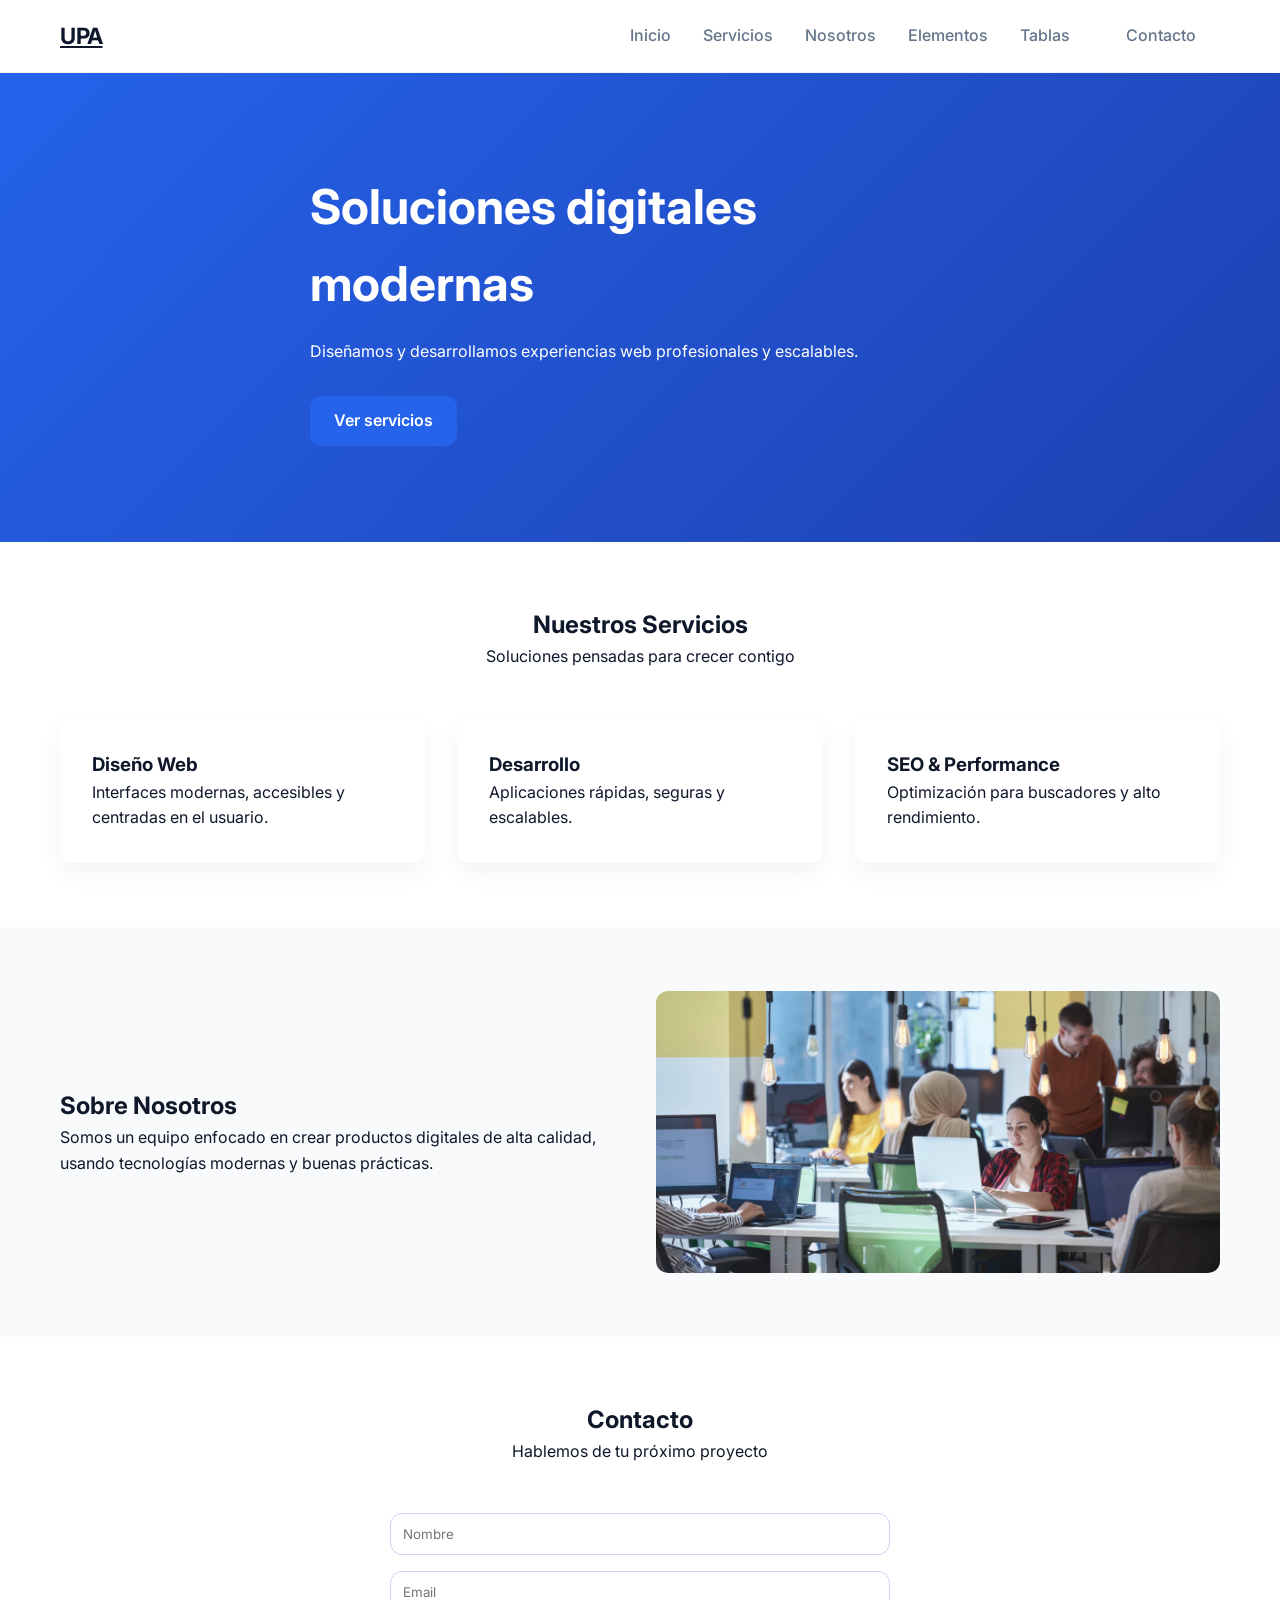
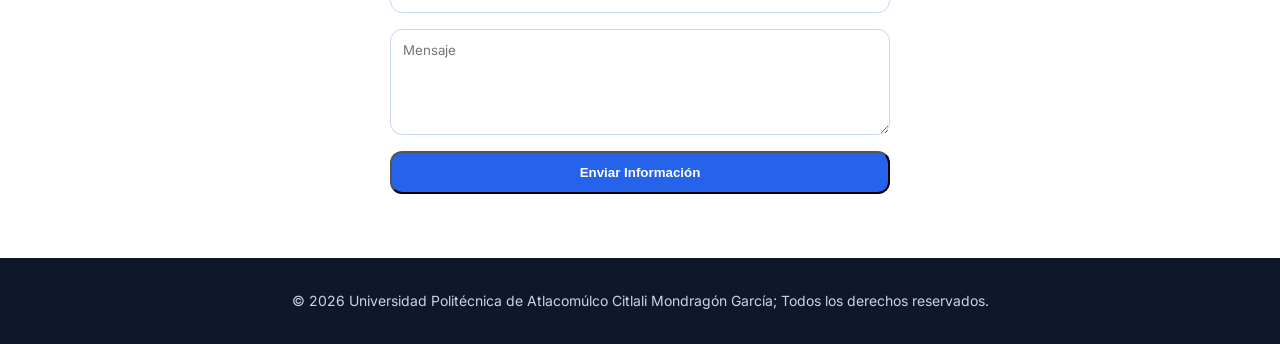
<file: Index.html>
<!DOCTYPE html>
<html lang="es">
    <head>
        <meta charset="UTF-8" />
        <meta name="viewport" content="width=device-width, initial-scale=1.0" />
        <title>Desarrollo Web - UPA ISC </title>
        <meta name="description" content="Programación Web - UPA I. S. C. " />
        <link rel="preconnect" href="https://fonts.googleapis.com">
        <link rel="preconnect" href="https://fonts.gstatic.com" crossorigin>
        <link href="https://fonts.googleapis.com/css2?family=Inter:wght@400;500;600;700&display=swap" rel="stylesheet">

        <link rel="stylesheet" href="css/main.css" />
    </head>
    <body>
        <header class="header">
            <nav class="nav container">
                <a href="Index.html" class="logo">UPA</a>
                <button class="nav-toggle" aria-label="Abrir menú">
                    <span></span>
                    <span></span>
                    <span></span>
                </button>
                <ul class="nav-menu">
                    <li><a href="#inicio">Inicio</a></li>
                    <li><a href="#servicios">Servicios</a></li>
                    <li><a href="#nosotros">Nosotros</a></li>
                    <li><a href="Practica/index.html">Elementos</a></li>
                    <li><a href="Practica/tablas.html">Tablas</a></li>
                    <li>
                        <a href="#contacto" class="btn btn-contact">Contacto</a>
                    </li>
                </ul>
            </nav>
        </header>
        <main>
             <section id="inicio" class="hero">
                <div class="container hero-content">
                    <h1>Soluciones digitales modernas</h1>
                    <p>Diseñamos y desarrollamos experiencias web profesionales y escalables.</p>
                    <a href="#servicios" class="btn btn-primary">Ver servicios</a>
                </div>
            </section>
            <section id="servicios" class="section">
                <div class="container">
                    <header class="section-header">
                        <h2>Nuestros Servicios</h2>
                        <p>Soluciones pensadas para crecer contigo</p>
                    </header>
                    <div class="grid">
                        <article class="card">
                            <h3>Diseño Web</h3>
                            <p>Interfaces modernas, accesibles y centradas en el usuario.</p>
                        </article>
                        <article class="card">
                            <h3>Desarrollo</h3>
                            <p>Aplicaciones rápidas, seguras y escalables.</p>
                        </article>
                        <article class="card">
                            <h3>SEO & Performance</h3>
                            <p>Optimización para buscadores y alto rendimiento.</p>
                        </article>
                    </div>
                </div>
            </section>
            <section id="nosotros" class="section section-alt">
                <div class="container">
                    <div class="two-columns">
                        <div>
                            <h2>Sobre Nosotros</h2>
                            <p>
                            Somos un equipo enfocado en crear productos digitales de alta calidad,
                            usando tecnologías modernas y buenas prácticas.
                            </p>
                        </div>
                        <div>
                          <img src="assets/about.jpg" alt="Equipo de trabajo - UPA ISC">
                        </div>
                    </div>
                </div>
            </section>
            <section id="contacto" class="section">
                <div class="container">
                    <header class="section-header">
                        <h2>Contacto</h2>
                        <p>Hablemos de tu próximo proyecto</p>
                    </header>
                        <form class="form">
                        <input type="text" placeholder="Nombre" required />
                        <input type="email" placeholder="Email" required />
                        <textarea placeholder="Mensaje" rows="5" required></textarea>
                        <button type="submit" class="btn btn-primary">Enviar Información</button>
                    </form>
                </div>
            </section>
        </main>
        <footer class="footer">
            <div class="container footer-content">
                <p>
                    &copy; 2026 Universidad Politécnica de Atlacomúlco Citlali Mondragón García;
                    Todos los derechos reservados.
                </p>
            </div>
        </footer>
        <button class="scroll-top" aria-label="Volver arriba">
            &uarr;
        </button>
        <script>
            const toggle = document.querySelector('.nav-toggle');
            const menu = document.querySelector('.nav-menu');

            toggle.addEventListener('click', () => {
                menu.classList.toggle('active');
            });

            document.querySelectorAll('.nav-menu a').forEach(link => {
                link.addEventListener('click', () => {
                    menu.classList.remove('active');
                });
            });
        </script>
        <script>
            const scrollTopBtn = document.querySelector('.scroll-top');

            window.addEventListener('scroll', () => {
                if (window.scrollY > 300) {
                    scrollTopBtn.classList.add('show');
                } else {
                    scrollTopBtn.classList.remove('show');
                }
            });

            scrollTopBtn.addEventListener('click', () => {
                window.scrollTo({
                    top: 0,
                    behavior: 'smooth'
                });
            });
        </script>
    </body>
</html>
</file>
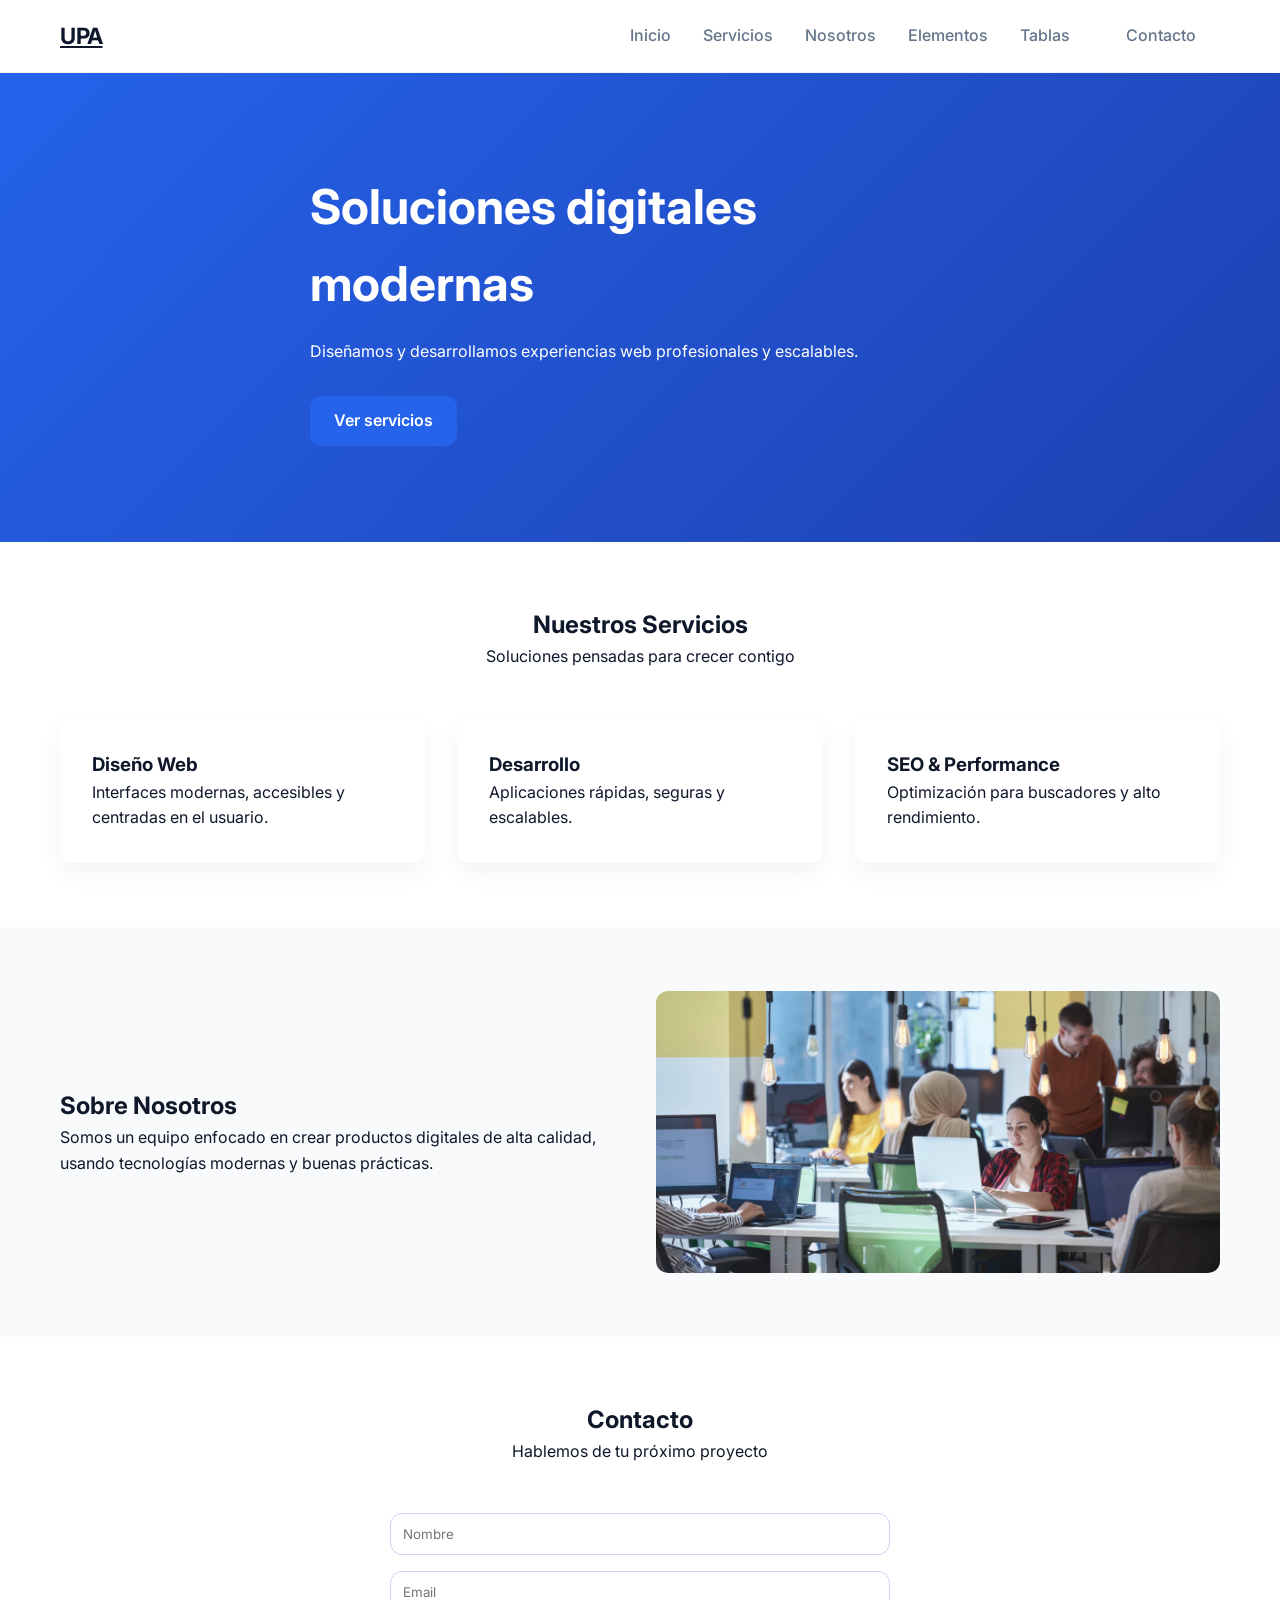
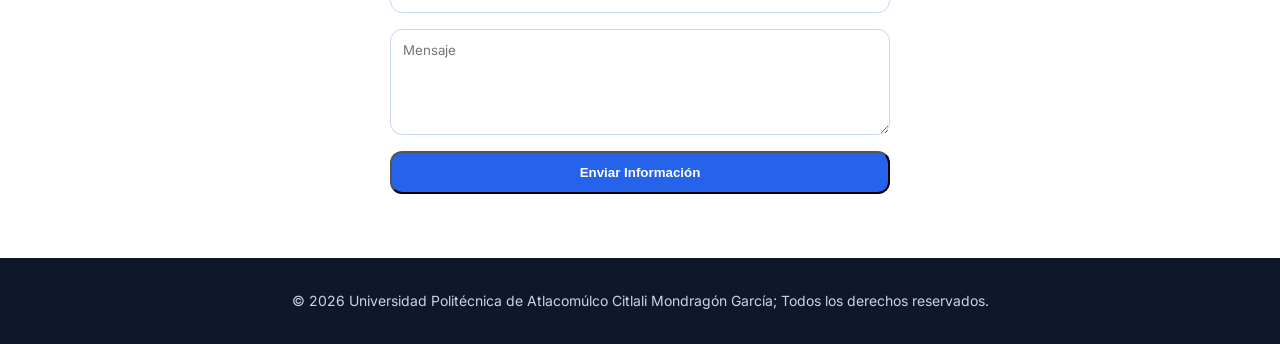
<file: index.html>
<!DOCTYPE html>
<html lang="es">
    <head>
        <meta charset="UTF-8" />
        <meta name="viewport" content="width=device-width, initial-scale=1.0" />
        <title>Desarrollo Web - UPA ISC </title>
        <meta name="description" content="Programación Web - UPA I. S. C. " />
        <link rel="preconnect" href="https://fonts.googleapis.com">
        <link rel="preconnect" href="https://fonts.gstatic.com" crossorigin>
        <link href="https://fonts.googleapis.com/css2?family=Inter:wght@400;500;600;700&display=swap" rel="stylesheet">

        <link rel="stylesheet" href="css/main.css" />
        <script> src="js/main.js"</script>

    </head>
    <body>
        <header class="header">
            <nav class="nav container">
                <a href="Index.html" class="logo">UPA</a>
                <button class="nav-toggle" aria-label="Abrir menú">
                    <span></span>
                    <span></span>
                    <span></span>
                </button>
                <ul class="nav-menu">
                    <li><a href="#inicio">Inicio</a></li>
                    <li><a href="#servicios">Servicios</a></li>
                    <li><a href="#nosotros">Nosotros</a></li>
                 <li><a href="Practica/elementos.html">Elementos</a></li>
                    <li><a href="Practica/tablas.html">Tablas</a></li>
                    <li>
                        <a href="#contacto" class="btn btn-contact">Contacto</a>
                    </li>
                </ul>
            </nav>
        </header>
        <main>
             <section id="inicio" class="hero">
                <div class="container hero-content">
                    <h1>Soluciones digitales modernas</h1>
                    <p>Diseñamos y desarrollamos experiencias web profesionales y escalables.</p>
                    <a href="#servicios" class="btn btn-primary">Ver servicios</a>
                </div>
            </section>
            <section id="servicios" class="section">
                <div class="container">
                    <header class="section-header">
                        <h2>Nuestros Servicios</h2>
                        <p>Soluciones pensadas para crecer contigo</p>
                    </header>
                    <div class="grid">
                        <article class="card">
                            <h3>Diseño Web</h3>
                            <p>Interfaces modernas, accesibles y centradas en el usuario.</p>
                        </article>
                        <article class="card">
                            <h3>Desarrollo</h3>
                            <p>Aplicaciones rápidas, seguras y escalables.</p>
                        </article>
                        <article class="card">
                            <h3>SEO & Performance</h3>
                            <p>Optimización para buscadores y alto rendimiento.</p>
                        </article>
                    </div>
                </div>
            </section>
            <section id="nosotros" class="section section-alt">
                <div class="container">
                    <div class="two-columns">
                        <div>
                            <h2>Sobre Nosotros</h2>
                            <p>
                            Somos un equipo enfocado en crear productos digitales de alta calidad,
                            usando tecnologías modernas y buenas prácticas.
                            </p>
                        </div>
                        <div>
                          <img src="assets/about.jpg" alt="Equipo de trabajo - UPA ISC">
                        </div>
                    </div>
                </div>
            </section>
            <section id="contacto" class="section">
                <div class="container">
                    <header class="section-header">
                        <h2>Contacto</h2>
                        <p>Hablemos de tu próximo proyecto</p>
                    </header>
                        <form class="form">
                        <input type="text"  id="nombre" name="nombre" placeholder="Nombre" required />
                        <input type="email" id="correo" name="correo" placeholder="Email" required />
                        <textarea placeholder="Mensaje" id="mensaje" name="mensaje" rows="5" required></textarea>
                        <button type="submit" class="btn btn-primary" onclick="return enviarMensaje()">Enviar Información</button>
                    </form>
                </div>
            </section>
        </main>
        <footer class="footer">
            <div class="container footer-content">
                <p>
                    &copy; 2026 Universidad Politécnica de Atlacomúlco Citlali Mondragón García;
                    Todos los derechos reservados.
                </p>
            </div>
        </footer>
        <button class="scroll-top" aria-label="Volver arriba">
            &uarr;
        </button>
        <script>
            const toggle = document.querySelector('.nav-toggle');
            const menu = document.querySelector('.nav-menu');

            toggle.addEventListener('click', () => {
                menu.classList.toggle('active');
            });

            document.querySelectorAll('.nav-menu a').forEach(link => {
                link.addEventListener('click', () => {
                    menu.classList.remove('active');
                });
            });
        </script>
        <script>
            const scrollTopBtn = document.querySelector('.scroll-top');

            window.addEventListener('scroll', () => {
                if (window.scrollY > 300) {
                    scrollTopBtn.classList.add('show');
                } else {
                    scrollTopBtn.classList.remove('show');
                }
            });

            scrollTopBtn.addEventListener('click', () => {
                window.scrollTo({
                    top: 0,
                    behavior: 'smooth'
                });
            });
        </script>
    </body>
</html>
</file>
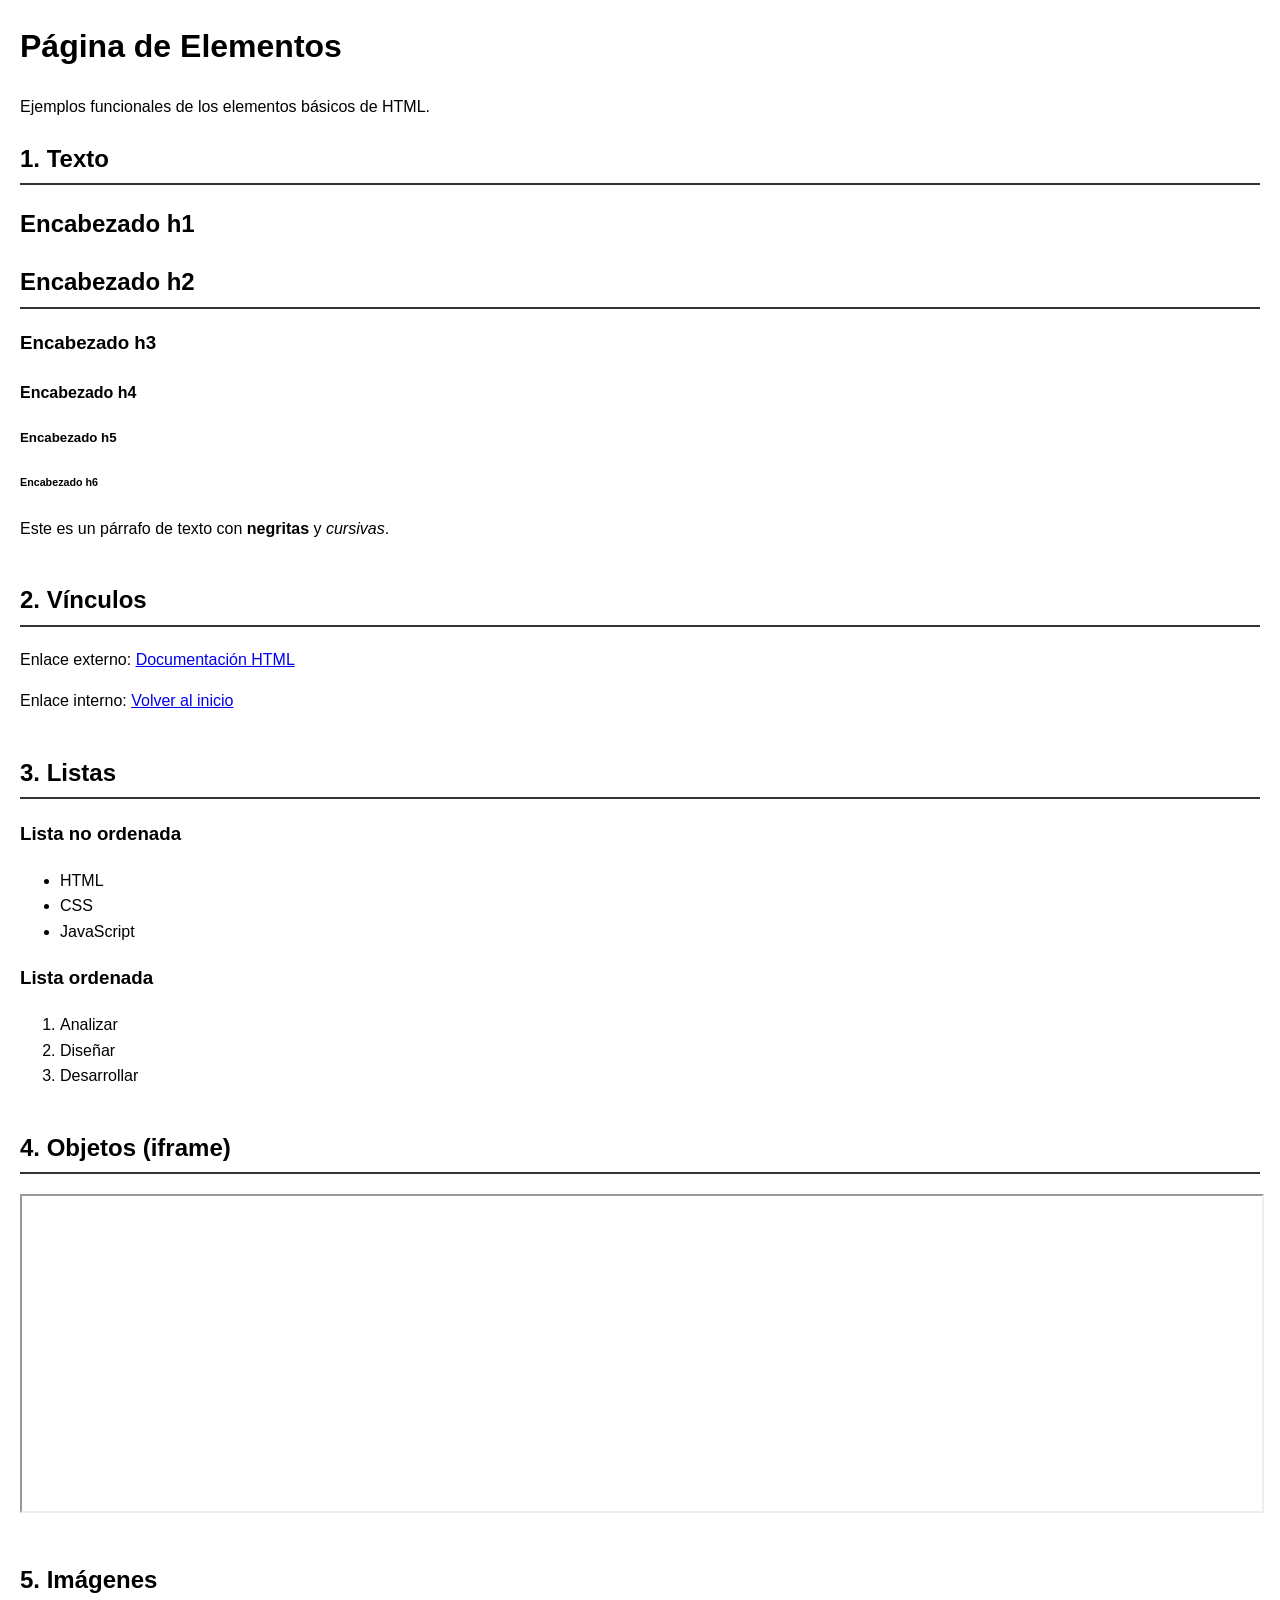
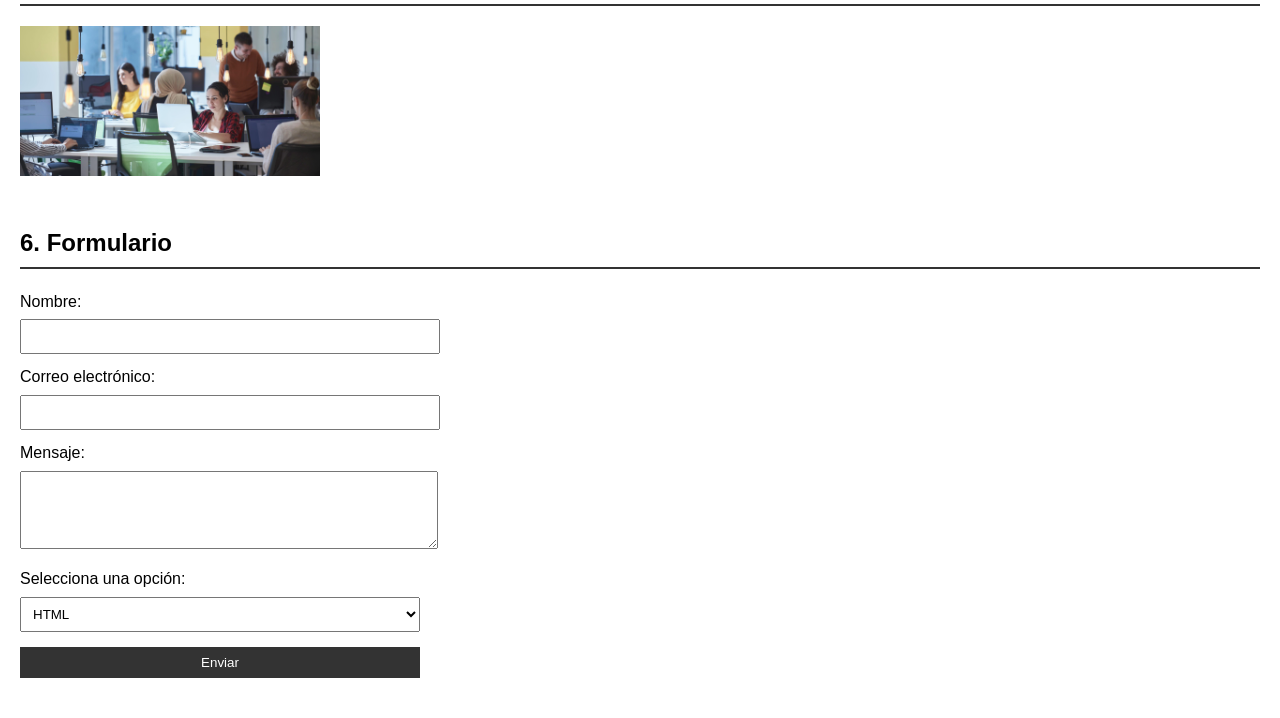
<file: Practica/elementos.html>
<!DOCTYPE html>
<html lang="es">
<head>
    <meta charset="UTF-8">
    <title>Página de Elementos HTML</title>
    <meta name="viewport" content="width=device-width, initial-scale=1.0">
    <style>
        body {
            font-family: Arial, Helvetica, sans-serif;
            margin: 20px;
            line-height: 1.6;
        }
        section {
            margin-bottom: 40px;
        }
        h2 {
            border-bottom: 2px solid #333;
            padding-bottom: 5px;
        }
        form {
            max-width: 400px;
        }
        label {
            display: block;
            margin-top: 10px;
        }
        input, textarea, select, button {
            width: 100%;
            padding: 8px;
            margin-top: 5px;
        }
        button {
            margin-top: 15px;
            background-color: #333;
            color: #fff;
            border: none;
            cursor: pointer;
        }
    </style>
</head>
<body>

    <h1>Página de Elementos</h1>
    <p>Ejemplos funcionales de los elementos básicos de HTML.</p>

    <!-- TEXTO -->
    <section>
        <h2>1. Texto</h2>

        <h1>Encabezado h1</h1>
        <h2>Encabezado h2</h2>
        <h3>Encabezado h3</h3>
        <h4>Encabezado h4</h4>
        <h5>Encabezado h5</h5>
        <h6>Encabezado h6</h6>

        <p>
            Este es un párrafo de texto con <strong>negritas</strong> y
            <em>cursivas</em>.
        </p>
    </section>

    <!-- VÍNCULOS -->
    <section>
        <h2>2. Vínculos</h2>

        <p>
            Enlace externo:
            <a href="https://www.w3schools.com/html/" target="_blank">
                Documentación HTML
            </a>
        </p>

        <p>
            Enlace interno:
            <a href="../index.html">Volver al inicio</a>
        </p>
    </section>

    <!-- LISTAS -->
    <section>
        <h2>3. Listas</h2>

        <h3>Lista no ordenada</h3>
        <ul>
            <li>HTML</li>
            <li>CSS</li>
            <li>JavaScript</li>
        </ul>

        <h3>Lista ordenada</h3>
        <ol>
            <li>Analizar</li>
            <li>Diseñar</li>
            <li>Desarrollar</li>
        </ol>
    </section>

    <!-- OBJETOS -->
    <section>
        <h2>4. Objetos (iframe)</h2>

        <iframe 
            src="https://www.youtube.com/embed/UB1O30fR-EE"
            width="100%"
            height="315"
            title="Video HTML"
            allowfullscreen>
        </iframe>
    </section>

    <!-- IMÁGENES -->
    <section>
        <h2>5. Imágenes</h2>

        <img 
            src="../assets/about.jpg"
            alt="Equipo de trabajo UPA ISC"
            width="300">
    </section>

    <!-- FORMULARIO -->
    <section>
        <h2>6. Formulario</h2>

        <form>
            <label for="nombre">Nombre:</label>
            <input type="text" id="nombre" name="nombre" required>

            <label for="correo">Correo electrónico:</label>
            <input type="email" id="correo" name="correo" required>

            <label for="mensaje">Mensaje:</label>
            <textarea id="mensaje" name="mensaje" rows="4"></textarea>

            <label for="opcion">Selecciona una opción:</label>
            <select id="opcion" name="opcion">
                <option value="html">HTML</option>
                <option value="css">CSS</option>
                <option value="js">JavaScript</option>
            </select>

            <button type="submit">Enviar</button>
        </form>
    </section>

</body>
</html>
</file>
<file: css/main.css>
:root {
    --color-primary: #2563eb;
    --color-dark: #0f172a;
    --color-light: #f8fafc;
    --color-gray: #64748b;

    --max-width: 1200px;
    --radius: 0.75rem;
}
*,
*::before,
*::after {
    box-sizing: border-box;
    margin: 0;
    padding: 0;
}

body {
    font-family: 'Inter', sans-serif;
    color: var(--color-dark);
    line-height: 1.6;
    background-color: #fff;
}

img {
    max-width: 100%;
    display: block;
    border-radius: var(--radius);
}

.container {
    max-width: var(--max-width);
    margin: 0 auto;
    padding: 0 1.25rem;
}

.section {
    padding: 4rem 0;
}

.section-alt {
    background-color: var(--color-light);
}

.section-header {
    text-align: center;
    margin-bottom: 3rem;
}

.btn {
    display: inline-block;
    padding: 0.75rem 1.5rem;
    border-radius: var(--radius);
    text-decoration: none;
    font-weight: 600;
    transition: background 0.3s;
}

.btn-primary {
    background-color: var(--color-primary);
    color: #fff;
}

.btn-primary:hover {
    background-color: #1d4ed8;
}

.header {
    position: sticky;
    top: 0;
    z-index: 100;
    background: rgba(255, 255, 255, 0.85);
    backdrop-filter: blur(10px);
    border-bottom: 1px solid rgba(0, 0, 0, 0.05);
}

.nav {
    display: flex;
    justify-content: space-between;
    align-items: center;
    height: 4.5rem;
}

.logo {
    font-size: 1.4rem;
    font-weight: 700;
    color: var(--color-dark);
    letter-spacing: -0.5px;
}

.nav-menu {
    display: flex;
    align-items: center;
    gap: 2rem;
    list-style: none;
}

.nav-menu a {
    position: relative;
    text-decoration: none;
    font-weight: 500;
    color: var(--color-gray);
    transition: color 0.3s ease;
}

.nav-menu a::after {
    content: '';
    position: absolute;
    bottom: -6px;
    left: 0;
    width: 0;
    height: 2px;
    background-color: var(--color-primary);
    transition: width 0.3s ease;
}

.nav-menu a:hover {
    color: var(--color-primary);
}

.nav-menu a:hover::after {
    width: 100%;
}

.hero {
    background: linear-gradient(135deg, #2563eb, #1e40af);
    color: #fff;
    padding: 6rem 0;
}

.hero-content {
    max-width: 700px;
}

.hero h1 {
    font-size: clamp(2rem, 5vw, 3rem);
    margin-bottom: 1rem;
}

.hero p {
    margin-bottom: 2rem;
}

.grid {
    display: grid;
    gap: 2rem;
    grid-template-columns: repeat(auto-fit, minmax(250px, 1fr));
}

.card {
    background: #fff;
    padding: 2rem;
    border-radius: var(--radius);
    box-shadow: 0 10px 25px rgba(0,0,0,0.05);
}

.two-columns {
    display: grid;
    gap: 2rem;
}

@media (min-width: 768px) {
    .two-columns {
        grid-template-columns: 1fr 1fr;
        align-items: center;
    }
}

.form {
    max-width: 500px;
    margin: 0 auto;
    display: grid;
    gap: 1rem;
}

.form input,
.form textarea {
    padding: 0.75rem;
    border-radius: var(--radius);
    border: 1px solid #cbd5f5;
    font-family: inherit;
}

.footer {
    background: var(--color-dark);
    color: #cbd5e1;
    padding: 2rem 0;
}

.footer-content {
    text-align: center;
    font-size: 0.875rem;
}

.nav-toggle {
    display: none;
    flex-direction: column;
    gap: 5px;
    background: none;
    border: none;
    cursor: pointer;
}

.nav-toggle span {
    width: 25px;
    height: 3px;
    background-color: var(--color-dark);
    border-radius: 2px;
    transition: 0.3s;
}

@media (max-width: 768px) {
    .nav-toggle {
        display: flex;
    }
    .nav-menu {
        position: absolute;
        top: 4rem;
        left: 0;
        width: 100%;
        background: #fff;
        flex-direction: column;
        align-items: center;
        gap: 1.5rem;
        padding: 2rem 0;

        transform: translateY(-120%);
        transition: transform 0.3s ease-in-out;
        box-shadow: 0 10px 25px rgba(0,0,0,0.1);
    }
    .nav-menu.active {
        transform: translateY(0);
    }
    .nav-menu {
        background: rgba(255, 255, 255, 0.95);
        backdrop-filter: blur(12px);
        border-radius: 0 0 1rem 1rem;
    }
    .nav-menu a {
        font-size: 1.1rem;
    }
    .btn-contact {
        width: 80%;
        text-align: center;
    }
}

.nav-menu a.active {
    color: var(--color-primary);
    font-weight: 600;
}

.nav-menu a.active::after {
    width: 100%;
}

.scroll-top {
    position: fixed;
    bottom: 2rem;
    right: 2rem;

    width: 45px;
    height: 45px;

    border: none;
    border-radius: 50%;

    background-color: var(--color-primary);
    color: #fff;

    font-size: 1.2rem;
    font-weight: bold;

    cursor: pointer;

    display: flex;
    align-items: center;
    justify-content: center;

    opacity: 0;
    pointer-events: none;

    transition: opacity 0.3s ease, transform 0.3s ease;
}

.scroll-top:hover {
    transform: translateY(-4px);
    background-color: #1d4ed8;
}

.scroll-top.show {
    opacity: 1;
    pointer-events: auto;
}
</file>
